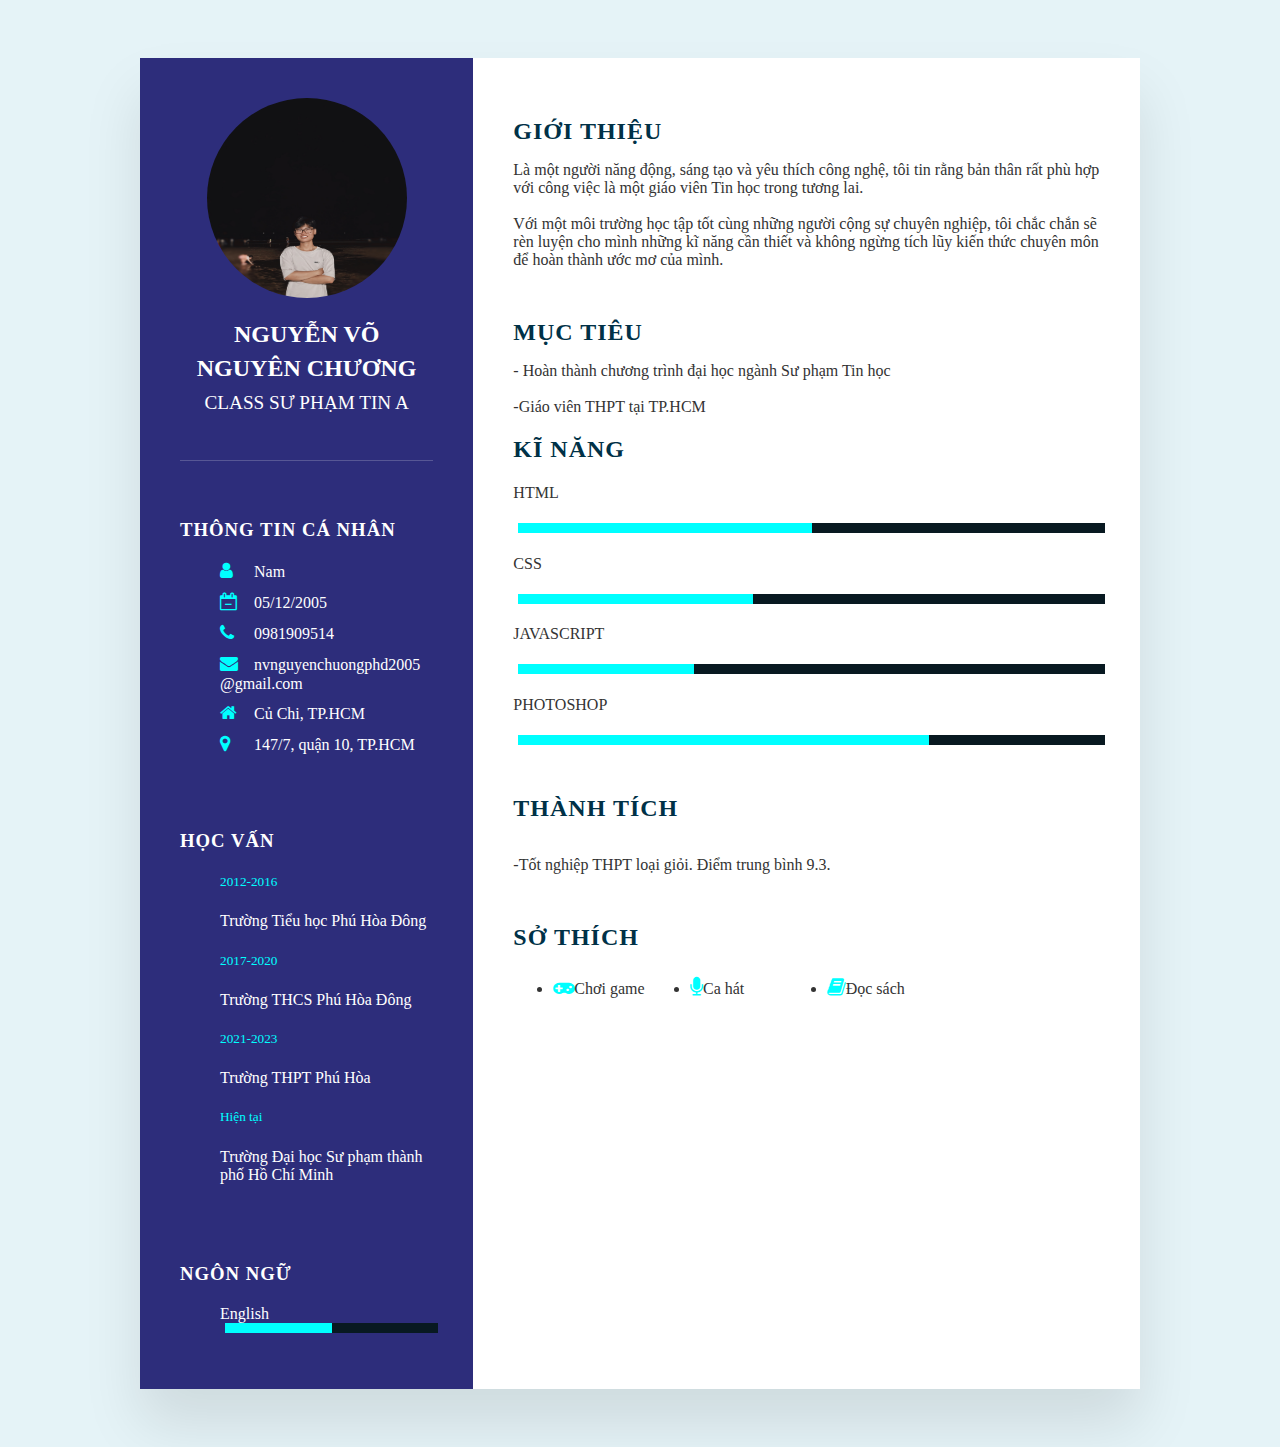
<file: index.html>
<!DOCTYPE html>
<html lang="en">
<head>
    <meta charset="UTF-8">
    <meta http-equiv="X-UA-Compatible" content="IE=edge">
    <meta name="viewport" content="width=device-width, initial-scale=1.0">
    <title>CV</title>
    <link rel="stylesheet" href="https://cdnjs.cloudflare.com/ajax/libs/font-awesome/4.7.0/css/font-awesome.css" integrity="sha512-5A8nwdMOWrSz20fDsjczgUidUBR8liPYU+WymTZP1lmY9G6Oc7HlZv156XqnsgNUzTyMefFTcsFH/tnJE/+xBg==" crossorigin="anonymous" referrerpolicy="no-referrer" />
    <link rel="stylesheet" type="text/css" href="style.css">
</head>
<body>
    <div class="container">
        <div class="left_Side">
            <div class="profileText">
                <div class="imgBx">
                    <img src="25832fb7943e42601b2f.jpg">
                </div>
                <h2>Nguyễn Võ Nguyên Chương<br><span>Class Sư Phạm Tin A</span></h2>
            </div>

            <div class="contactInfo">
                <h3 class="title">Thông tin cá nhân </h3>
                <ul>
                    <li>
                        <span class="icon"><i class="fa fa-user" aria-hidden="true"></i></span>
                        <span class="text">Nam</span>
                    </li>
                    <li>
                        <span class="icon"><i class="fa fa-calendar-minus-o" aria-hidden="true"></i></i></span>
                        <span class="text">05/12/2005</span>
                    </li>
                    <li>
                        <span class="icon"><i class="fa fa-phone" aria-hidden="true"></i></span>
                        <span class="text">0981909514</span>
                    </li>
                    <li>
                        <span class="icon"><i class="fa fa-envelope" aria-hidden="true"></i></span>
                        <span class="text">nvnguyenchuongphd2005</span>
                        <span class="text"><span>@gmail.com</span>
                    </li>
                    <li>
                        <span class="icon"><i class="fa fa-home" aria-hidden="true"></i></span>
                        <span class="text">Củ Chi, TP.HCM</span>
                    </li>
                    <li>
                        <span class="icon"><i class="fa fa-map-marker" aria-hidden="true"></i></span>
                        <span class="text">147/7, quận 10, TP.HCM</span>
                    </li>
                </ul>
            </div>

            <div class="contactInfo education">
                <h3 class="title">Học vấn</h3>
                <ul>
                    <li>
                        <h5>2012-2016</h5>
                        <h4>Trường Tiểu học Phú Hòa Đông</h4>
                    </li>
                    <li>
                        <h5>2017-2020</h5>
                        <h4>Trường THCS Phú Hòa Đông</h4>
                    </li>
                    <li>
                        <h5>2021-2023</h5>
                        <h4>Trường THPT Phú Hòa</h4>
                    </li>
                    <li>
                        <h5>Hiện tại</h5>
                        <h4>Trường Đại học Sư phạm thành phố Hồ Chí Minh</h4>
                    </li>
                </ul>
            </div>
            <div class="contactInfo languag">
                <h3 class="title">Ngôn ngữ</h3>
                <ul>
                    <li>
                        <div class="text">English</div>
                        <div class="percent">
                            <div style="width:50%;"></div>
                        </div>
                    </li>
                
                </ul>
            </div> 
        </div>

        <div class="right_Side">
            <div class="about">
                <h2 class="title2">giới thiệu</h2>
                <p> Là một người năng động, sáng tạo và yêu thích công nghệ, tôi tin rằng bản thân rất phù hợp với công việc là một giáo viên Tin học trong tương lai.<br><br> Với một môi trường học tập tốt cùng những người cộng sự chuyên nghiệp, tôi chắc chắn sẽ rèn luyện cho mình những kĩ năng cần thiết và không ngừng tích lũy kiến thức chuyên môn để hoàn thành ước mơ của mình. </p>
            </div>
            <div class="objectivity">
                <h2 class="title2">Mục tiêu</h2>
                <p>- Hoàn thành chương trình đại học ngành Sư phạm Tin học<br><br>-Giáo viên THPT tại TP.HCM</p>
            </div>
            
            <div class="about skills">
                <h2 class="title2">Kĩ năng</h2>
                <div class="box">
                    <h4>HTML</h4>
                    <div class="percent">
                        <div style="width:50%;"></div>
                    </div>
                </div>
                <div class="box">
                    <h4>CSS</h4>
                    <div class="percent">
                        <div style="width:40%;"></div>
                    </div>
                </div>
                <div class="box">
                    <h4>JAVASCRIPT</h4>
                    <div class="percent">
                        <div style="width:30%;"></div>
                    </div>
                </div>
                <div class="box">
                    <h4>PHOTOSHOP</h4>
                    <div class="percent">
                        <div style="width:70%;"></div>
                    </div>
                </div>
            </div>

            <div class="about performance">
                <h2 class="title2">Thành tích</h2>
                <p><br>-Tốt nghiệp THPT loại giỏi. Điểm trung bình 9.3.</p>
            </div>

            <div class="about interest">
                <h2 class="title2">Sở thích</h2>
                <ul>
                    <li><i class="fa fa-gamepad" aria-hidden="true"></i>Chơi game</li>
                    <li><i class="fa fa-microphone" aria-hidden="true"></i>Ca hát</li>
                    <li><i class="fa fa-book" aria-hidden="true"></i>Đọc sách</li>
                </ul>
            </div>
        </div>
    </div>
</body>
</html>
</file>
<file: style.css>
{
    margin: 0;
    padding: 0;
    box-sizing: border-box;
    font-family: 'Poppins', sans-serif;
}
body
{
background: rgba(173, 216, 230, 0.319);
display: flex;
justify-content: center;
align-items: center;
min-height: 100vh; 
}
.container
{
    position: relative;
    width: 100%;
    max-width: 1000px;
    min-height: 100px;
    background: #fff;
    margin: 50px;
    display: grid;
    grid-template-columns: 1fr  2fr;
    box-shadow: 0 35px 55px rgba(0,0,0,0.1);
}
.container .left_Side
{
    position: relative;
    background: rgb(45, 45, 123);
    padding: 40px;
}
.profileText
{
position: relative;
display: flex;
flex-direction: column;
align-items: center;
padding-bottom: 20px;
border-bottom: 1px solid rgba(255,255,255,0.2);
}
.profileText .imgBx
{
    position: relative;
    width: 200px;
    height: 200px;
    border-radius: 50%;
    overflow: hidden; 
}
.profileText .imgBx img
{
    position: absolute;
    top:0;
    left: 0;
    width: 100%;
    height: 100%;
    object-fit: fit-content;
} 
.profileText h2
{
    color: #fff;
    font-size: 1.5em;
    margin-top: 20px;
    text-transform: uppercase;
    text-align: center;
    font-weight: 600;
    line-height: 1.4em;
}
.profileText h2 span
{
    font-size: 0.8em;
    font-weight: 300;
}
.contactInfo
{
    padding-top: 40px;
}
.title
{
    color: #fff;
    text-transform: uppercase;
    font-weight:600;
    letter-spacing: 1px;
    margin-bottom: 20px;
}
.contactInfo ul
{
    position: relative;
}
.contactInfo ul li
{
    position: relative;
    list-style: none; 
    margin: 10px 0;
    cursor: pointer;
}
.contactInfo ul li .icon
{
    display: inline-block;
    width: 30px;
    font-size: 18px;
    color:aqua;
}
.contactInfo ul li span
{
    color: #fff;
    font-weight: 300;
}
.contactInfo.education li
{
    margin-bottom:15px;
}
.contactInfo.education h5
{
    color:aqua;
    font-weight: 500;
}
.contactInfo.education h4:nth-child(2)
{
    font-weight: 500;
    color:#fff;
}
.contactInfo.education h4
{
    color: #fff;
    font-weight:300;
}

.contactInfo.language.text
{
    color: #fff;
    font-weight:300;
}
.contactInfo .language .percent
{
    position: relative;
    width: 60%;
    height: 5px;
    background: #081921;
    margin: 0 5px;
}
.text 
{
    color: #fff;
    font-weight: 500;
}
.percent
{
    width: 100%;
    margin:0 5px;
    height: 10px;
    background: #081921;
    position:relative;
}
.percent div
{
    position: absolute;
    top: 0;
    left: 0;
    height: 100%;
    background: aqua;
}
.container .right_Side
{
    position: relative;
    background: #fff;
    padding: 40px;
}
.about
{
    margin-bottom: 50px;
}
.about:last-child
{
    margin-bottom: 0;
}
.title2
{
    color: #003147;
    text-transform: uppercase;
    letter-spacing: 1px;
    margin-bottom: 10px;
}
p
{
    color: #333;
}
.skill .box
{
    position: relative;
    width: 100%;
    display: grid;
    grid-template-columns: 150px 1fr;
    justify-content: center;
    align-items: center;
}
.skills .box h4
{
    text-transform: uppercase;
    color: #333;
    font-weight: 500;
}
.skills .box h4 .percent
{
    position: relative;
    width: 100%;
    height: 10px;
    background: #f0f0f0;
}
.skills .box .percent div
{
    position: absolute;
    top: 0;
    left: 0;
    height: 100%;
    background: aqua;
}
.interest ul
{
    display: grid;
    grid-template-columns: repeat(4,1fr);
}
.interest ul li
{
    color: #333;
    font-weight: 500;
    margin: 10px 0;
}
.interest ul li .fa 
{
    color: aqua;
    font-size: 20px;
}
@media (max-width:1000px)
{
    .container
    {
        margin:10px;
        grid-template-columns: repeat(1,1fr);
    }
    .interest ul 
    {
        grid-template-columns: repeat(2,1fr);
    }
}

@media (max-width:600px)
{
    .about .box
    {
        flex-direction: column;
    }
    .interest ul 
    {
        grid-template-columns: repeat(1,1fr);
    }
}
</file>
